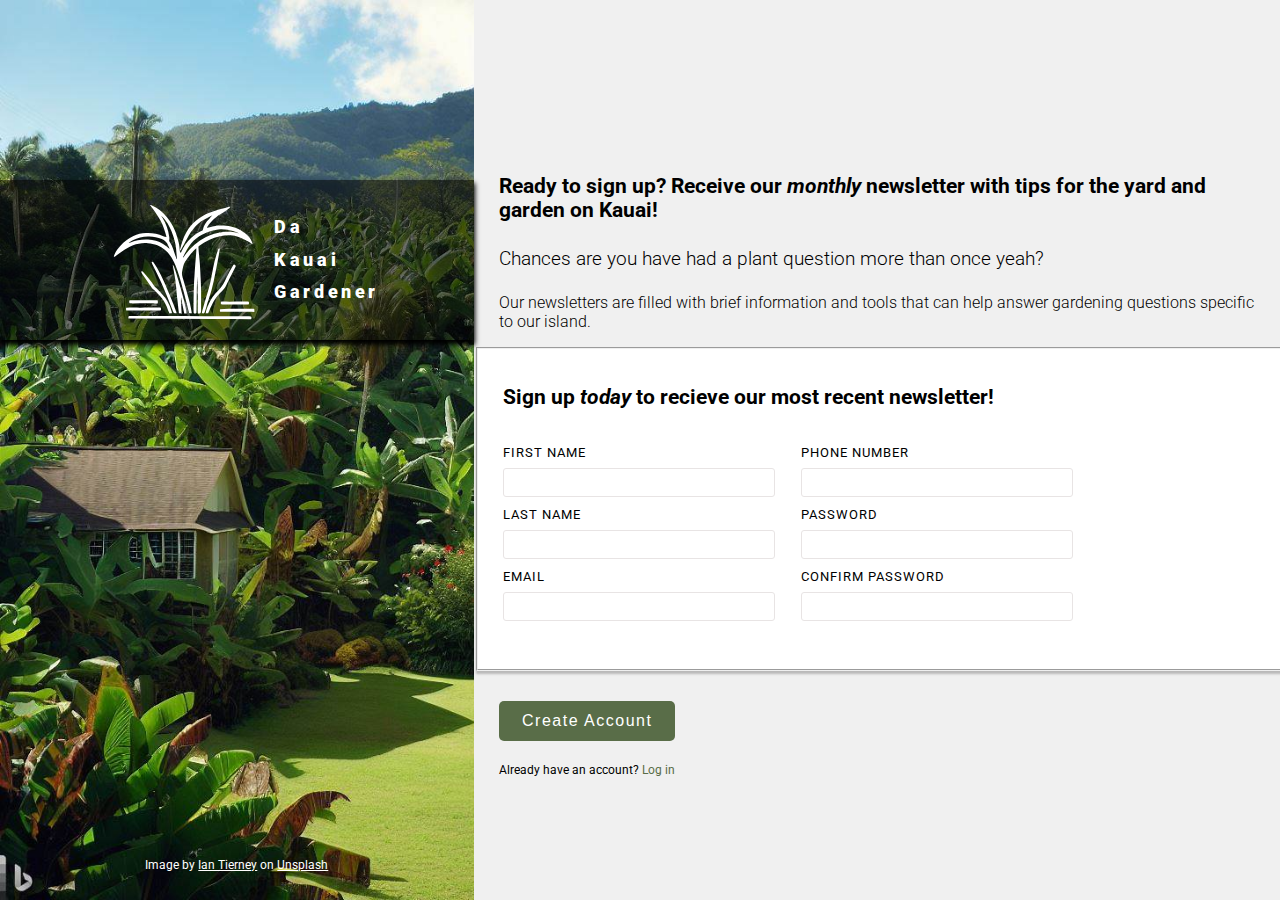
<file: index.html>
<!DOCTYPE html>
<html lang="en">
  <head>
    <meta charset="UTF-8" />
    <meta name="viewport" content="width=device-width, initial-scale=1.0" />
    <!-- <link rel="stylesheet" href="reset.css" /> -->
    <link rel="stylesheet" href="style.css" />
    <link rel="preconnect" href="https://fonts.googleapis.com" />
    <link rel="preconnect" href="https://fonts.gstatic.com" crossorigin />
    <link
      href="https://fonts.googleapis.com/css2?family=Roboto:ital,wght@0,100;0,300;0,400;0,500;0,700;0,900;1,100;1,300;1,400;1,500&display=swap"
      rel="stylesheet"
    />

    <script src="main.js" defer></script>
    <title>Sign Up Form</title>
  </head>
  <body>
    <main>
      <div class="bg">
        <div class="logo-container">
          <div class="logo-trap">
            <img src="./images/logo_tropical_gardener.svg" alt="logo" />
            <div class="logo-text">
              <h1>
                Da <br />Kauai<br />
                Gardener
              </h1>
            </div>
          </div>
        </div>
        <div class="attribution">
          <p>
            Image by
            <a href="#">Ian Tierney</a>
            on
            <a href="#" target="_blank">Unsplash</a>
          </p>
        </div>
      </div>
      <div class="content">
        <div class="content-container">
          <h2>
            Ready to sign up? Receive our <em>monthly</em> newsletter with tips
            for the yard and garden on Kauai!
          </h2>
          <h4>
            Chances are you have had a plant question more than once yeah?
          </h4>
          <span></span>
          <h5>
            <br />Our newsletters are filled with brief information and tools
            that can help answer gardening questions specific to our island.
          </h5>
        </div>
        <fieldset class="form-container">
          <h2>Sign up <em>today</em> to recieve our most recent newsletter!</h2>
          <form name="mailingList" method="post" action="#" id="mailingList">
            <div class="group1">
              <div class="input-container">
                <label for="first_name">First Name</label>
                <input type="text" id="first_name" name="first_name" required autocomplete="given-name" />
              </div>
              <div class="input-container">
                <label for="last_name">Last Name</label>
                <input type="text" id="last_name" name="last_name" required autocomplete="family-name" required />
              </div>
              <div class="input-container">
                <label for="email">Email</label>
                <input type="email" id="email" name="email" required autocomplete="email" />
              </div>
            </div>
            <div class="group2">
              <div class="input-container">
                <label for="tel">Phone Number</label>
                <input
                  type="tel"
                  id="tel"
                  name="tel"
                  required
                  autocomplete="tel"
                />
              </div>
              <div class="input-container">
                <label for="password">Password</label>
                <input
                  type="password"
                  id="password"
                  name="password"
                  minlength="5"
                  maxlength="20"
                  required
                  autocomplete="current-password"
                  
                />
              </div>
              <div class="input-container">
                <label for="confirm_password">Confirm Password</label>
                <input
                  type="password"
                  id="confirm_password"
                  name="confirm_password"
                  minlength="5"
                  maxlength="20"
                  required
                  autocomplete="current-password"
                  
                />

                <span id="message">*passwords do not match</span>
              </div>
            </div>
          </form>
        </fieldset>

        <div class="section3">
          <button type="submit" for="form" form="mailingList" id="btn">
            Create Account
          </button>
          <div>
            <p class="log_in">
              Already have an account?
              <a href="./existingUser.html" target="_blank">Log in</a>
            </p>
          </div>
        </div>
      </div>
    </main>
  </body>
</html>
</file>
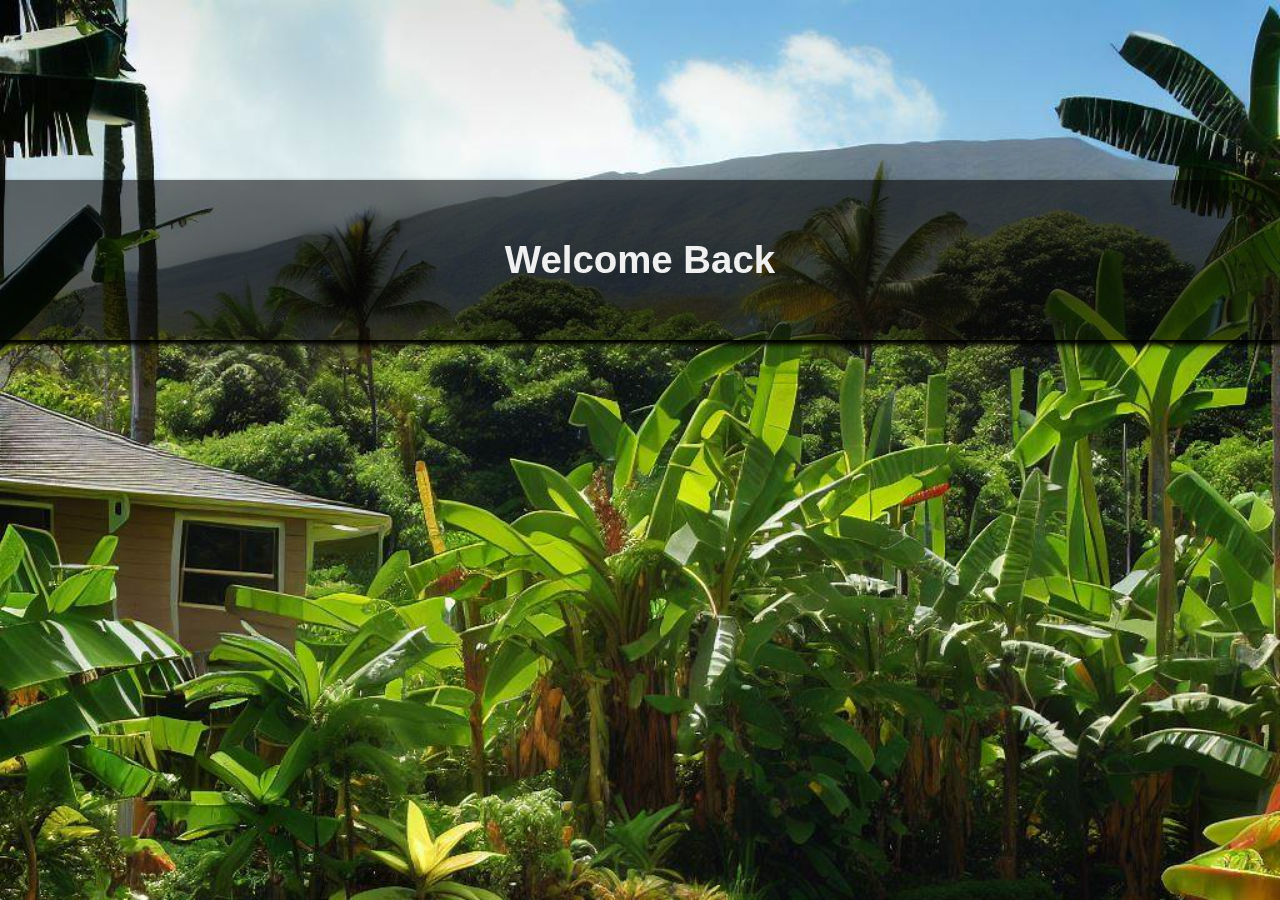
<file: existingUser.html>
<!DOCTYPE html>
<html lang="en">
  <head>
    <meta charset="UTF-8" />
    <meta name="viewport" content="width=device-width, initial-scale=1.0" />
    <link rel="stylesheet" href="style.css" />
    <title>Document</title>
  </head>
  <body>
    <div class="bg2">
      <div class="second-logo-container">
        <div class="logo-trap2">
          <h1>Welcome Back</h1>
        </div>
      </div>
    </div>
  </body>
</html>
</file>
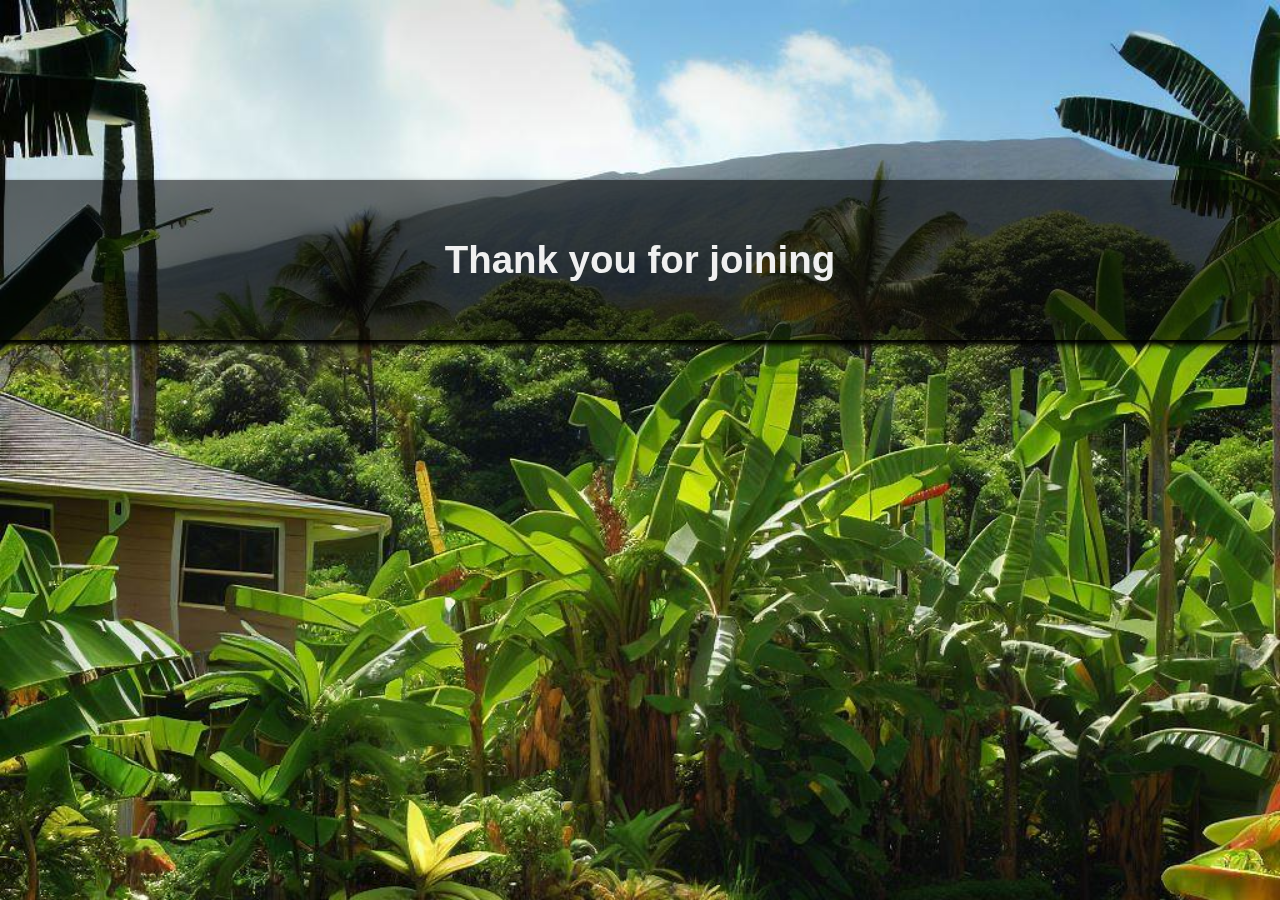
<file: login.html>
<!DOCTYPE html>
<html lang="en">
  <head>
    <meta charset="UTF-8" />
    <meta name="viewport" content="width=device-width, initial-scale=1.0" />
    <link rel="stylesheet" href="style.css" />
    <title>new user</title>
  </head>
  <body>
    <div class="bg2">
      <div class="second-logo-container">
        <div class="logo-trap2">
          <h1>Thank you for joining</h1>
        </div>
      </div>
    </div>
  </body>
</html>
</file>
<file: style.css>
.blue {
  border: 1px solid blue;
}


.green {
  border: 1px solid green;
}

.red {
  border: 1px solid red;
}

body {
  height: 100vh;
  font-family: "Roboto", sans-serif;
  font-size: 12px;
  overflow-x: hidden;
  margin: 0;
  padding: 0;
  min-width: 375px;
}

h4 {
  font-size: 1.2rem;
  font-weight: 300;
  margin-bottom: 4px;
}

h5 {
  font-size: 1rem;
  font-weight: 300;
  margin-bottom: 3px;
  margin-top: 4px;
}
em {
  font-style: italic;
}

main {
  display: flex;
  justify-content: center;
  width: 100vw;
  min-width: 375px;
}

/* left side */

.bg {
  width: 60vw;
  min-width: 345px;
  height: 100vh;
  background-image: url(./images/_11ba7d24-edd1-48cc-a1bb-ea978b79ee02.jpeg);
  background-repeat: no-repeat;
  background-size: cover;
  display: flex;
  justify-content: center;
  position: relative;
  flex-grow: 1;
}

.logo-container {
  width: 100%;
  min-width: 345px;
  height: 10rem;
  margin-top: 20vh;
  display: flex;
  justify-content: center;
  background-color: rgba(1, 1, 1, 0.561);
  -webkit-box-shadow: 0 0 5px 1px #000000;
  -moz-box-shadow: 0 0 5px 1px #000000;
  box-shadow: 0 4px 5px 1px #000000;
  animation: fadeIn 4s;
}

.logo-trap {
  width: 20vw;
  height: 10rem;
  display: flex;
  justify-content: center;
  flex-shrink: 1;
}

.logo-container img {
  width: 15vw;
  /* padding: 5px; */
  filter: invert(100%);
  -webkit-filter: invert(100%);
  z-index: 1;
  animation: fadeIn 8s;
}

.logo-text {
  width: 10vw;
  display: flex;
  align-items: center;
}

.logo-container h1 {
  z-index: 1;
  font-size: 1.5em;
  color: white;
  font-family: "Roboto", "Arial Narrow Bold", sans-serif;
  font-weight: 900;
  letter-spacing: 0.2em;
  line-height: 1.8em;
  animation: fadeIn 8s;
}

@keyframes fadeIn {
  0% {
    opacity: 0;
  }
  100% {
    opacity: 1;
  }
}

.attribution {
  position: absolute;
  bottom: 1rem;
  width: 100%;
  display: flex;
  align-items: center;
  justify-content: center;
  color: rgb(255, 255, 255);
}

.attribution a {
  color: inherit;
  text-decoration: underline;
}

/* Right side  */

.content {
  display: flex;
  width: 60vw;
  flex-direction: column;
  justify-content: center;
  align-items: start;
  flex-grow: 2;
  background-color: #f0f0f0;
  padding: 5vh 3vw 3vh 0;
  margin: 0;
}

.content-container {
  width: 60vw;
  padding-left: 2vw;
  padding-top: 3vh;
  padding-right: 2vw;
}

.content-container h2 {
  margin-bottom: 1em;
  font-size: 1.3rem;
  font-weight: 700;
}

.form-container {
  width: 60vw;
  background-color: #ffffff;
  margin-top: 1vw;
  padding: 1.2rem 2vw 3rem 2vw;
  box-shadow: 0 3px 2px 0px#9f9e9eaa;
  display: flex;
  flex-direction: column;
}

.form-container h2 {
  padding-bottom: 2vh;
  font-size: 1.3rem;
}

form {
  display: flex;
  width: 60vw;
  flex-flow: row wrap;
  gap: 1rem;
  font-size: 1rem;
  background-color: #ffffff;
}

.group1,
.group2 {
  display: flex;
  flex-direction: column;
  gap: 10px;
}

.input-container {
  display: flex;
  flex-direction: column;
}

label {
  position: relative;
  text-transform: uppercase;
  letter-spacing: 1px;
  font-size: 0.8rem;
  width: 15rem;
  margin-bottom: 5px;
}

input {
  margin-right: 10px;
  margin-top: 3px;
  padding: 5px 10px;
  font-family: "Roboto";
  font-size: 0.9rem;
  width: clamp(50%, 250px, 450px);
  border: 1px solid rgb(232, 228, 228);
  border-radius: 3px;
}

input:focus {
  box-shadow: 0 5px 5px 5px#9f9e9eaa;
}

.section3 {
  padding-left: 2vw;
  padding-top: 30px;
  display: flex;
  flex-direction: column;
}

button {
  background-color: #596d48;
  height: 40px;
  border: none;
  border-radius: 5px;
  font-size: 1rem;
  font-weight: 300;
  color: #ffffff;
  letter-spacing: 1.5px;
  margin-bottom: 10px;
}

button:after {
  background-color: #797a79;
}

.log_in :link {
  color: #596d48;
  text-decoration: none;
}

/* add a green border around valid inputs. */
input:valid {
  border: 1px solid forestgreen;
}

/* add a red message when js is called to match passwords */
#message {
  display: none;
  color: red;
  font-size: 10px;
}

@media only screen and (max-width: 850px) {
  main {
    flex-flow: column;
  }

  .bg {
    width: auto;
    background-size: cover;
  }

  .logo-trap {
    justify-content: center;
    align-items: center;
    width: auto;
  }

  .attribution {
    position: absolute;
    margin-top: 40vh;
  }

  .content {
    width: auto;
  }

  .content-container {
    width: auto;
    padding-right: 10px;
    padding-left: 10px;
  }

  .form-container {
    width: auto;
    height: auto;
  }

  form {
    height: auto;
    width: auto;
  }

  button {
    width: 50vw;
    max-width: 150px;
  }
}

@media only screen and (max-width: 550px) {
  main {
    flex-flow: column;
  }

  .bg {
    width: auto;
    background-size: cover;
  }

  .logo-container {
    height: 40vh;
    align-items: center;
  }
  .logo-container img {
    width: 30vw;
  }
  .logo-trap {
    flex-direction: column;
    justify-content: center;
    align-items: center;
    width: auto;
    height: fit-content;
  }

  .logo-text {
    text-align: center;
    margin-left: -50px;
  }
  .attribution {
    position: absolute;
    margin-top: 40vh;
  }

  .content {
    width: auto;
  }

  .content-container {
    width: auto;
    padding-right: 10px;
    padding-left: 10px;
  }

  .form-container {
    width: auto;
    height: auto;
  }

  form {
    height: auto;
    width: auto;
  }

  button {
    width: 50vw;
    max-width: 150px;
  }
}

/* animation of button */

.glow-on-validation {
  width: 220px;
  height: 50px;
  border: none;
  outline: none;
  color: #fff;
  background: #596d48;
  cursor: pointer;
  position: relative;
  z-index: 0;
  border-radius: 10px;
}

.glow-on-validation:before {
  content: "";
  background: linear-gradient(
    45deg,
    #ff0000,
    #ff7300,
    #fffb00,
    #48ff00,
    #00ffd5,
    #002bff,
    #7a00ff,
    #ff00c8,
    #ff0000
  );
  position: absolute;
  top: -2px;
  left: -2px;
  background-size: 400%;
  z-index: -1;
  filter: blur(5px);
  width: calc(100% + 4px);
  height: calc(100% + 4px);
  animation: glowing 30s linear infinite;
  opacity: 0;
  transition: opacity 0.3s ease-in-out;
  border-radius: 10px;
}

.glow-on-validation:active {
  color: #596d48;
}

.glow-on-validation:active:after {
  background: transparent;
}

.glow-on-validation:before {
  opacity: 1;
  background-color: #596d48;
}

.glow-on-validation:after {
  z-index: -1;
  content: "";
  position: absolute;
  width: 100%;
  height: 100%;
  background: #596d48;
  left: 0;
  top: 0;
  border-radius: 10px;
}

@keyframes glowing {
  0% {
    background-position: 0 0;
  }
  50% {
    background-position: 400% 0;
  }
  100% {
    background-position: 0 0;
  }
}

/* backpages formatting */

.bg2 {
  width: auto;
  min-width: 345px;
  height: 100%;
  display: flex;
  justify-content: center;
  background-image: url(./images/_56e01b1e-6d6c-4586-8802-83a33b028224.jpeg);
  background-repeat: no-repeat;
  background-size: cover;
  display: flex;
  justify-content: center;
  position: fixed;
  flex-grow: 1;
}

.second-logo-container {
  width: 100vw;
  min-width: 345px;
  height: 10rem;
  margin-top: 20vh;
  display: flex;
  justify-content: center;
  background-color: rgba(1, 1, 1, 0.561);
  -webkit-box-shadow: 0 0 5px 1px #000000;
  -moz-box-shadow: 0 0 5px 1px #000000;
  box-shadow: 0 4px 5px 1px #000000;
  animation: fadeIn 4s;
}

.logo-trap2 {
  font-size: 1.2rem;
  color: #f0f0f0;
  height: fit-content;
  margin-top: 2rem;
  text-align: center;
}
</file>
